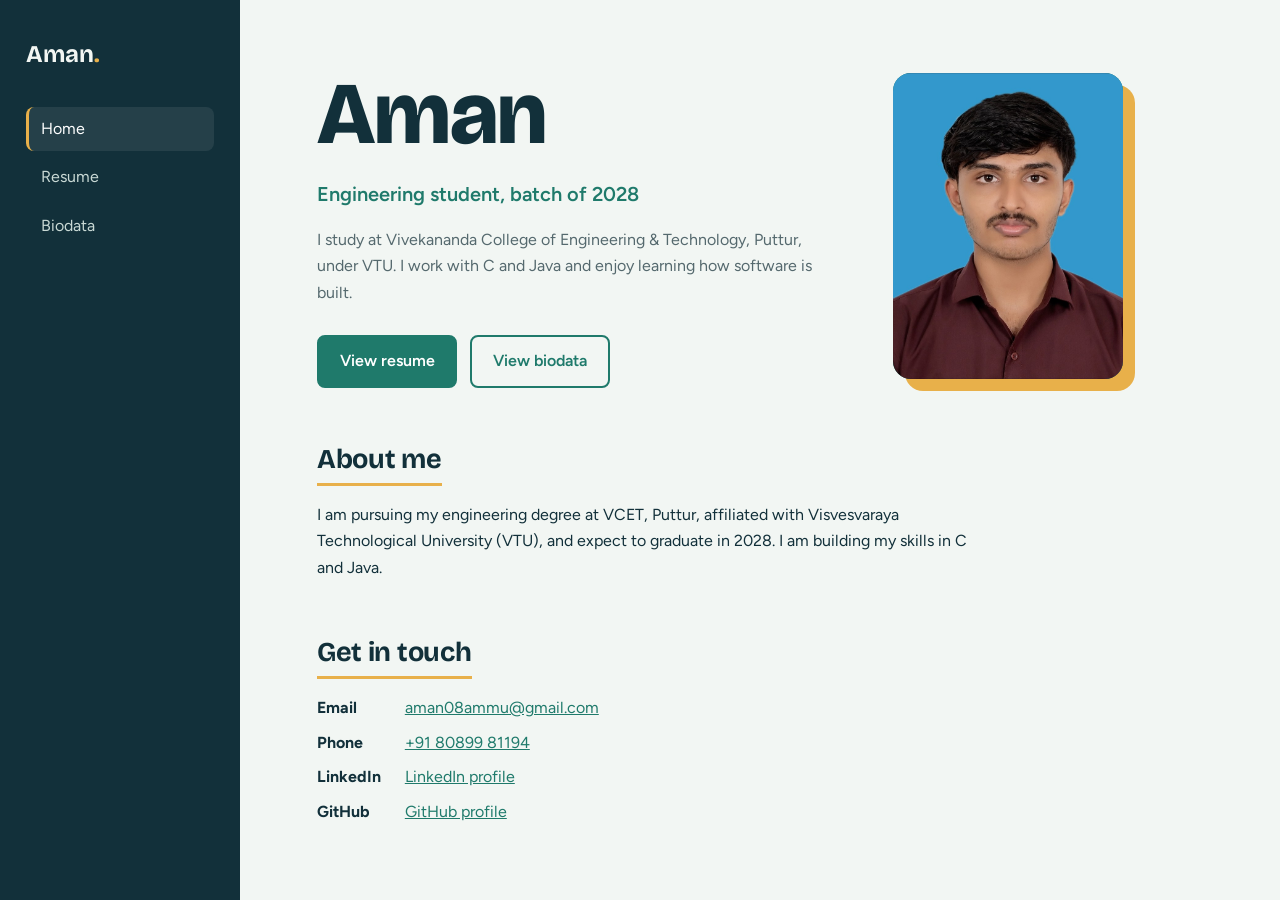
<file: index.html>
<!DOCTYPE html>
<html lang="en"><head><meta charset="utf-8"><meta name="viewport" content="width=device-width, initial-scale=1">
<title>Aman | Home</title><meta name="description" content="Portfolio of Aman, engineering student at VCET Puttur.">
<link rel="preconnect" href="https://fonts.googleapis.com"><link rel="preconnect" href="https://fonts.gstatic.com" crossorigin>
<link href="https://fonts.googleapis.com/css2?family=Bricolage+Grotesque:wght@600;700;800&family=Figtree:wght@400;600&display=swap" rel="stylesheet">
<link rel="stylesheet" href="style.css"></head><body>
<aside class="side"><a class="brand" href="index.html">Aman<span>.</span></a>
<nav aria-label="Main"><a href="index.html" aria-current="page">Home</a><a href="resume.html">Resume</a><a href="biodata.html">Biodata</a></nav></aside>
<main>
<div class="hero"><div>
<h1>Aman</h1>
<p class="role">Engineering student, batch of 2028</p>
<p>I study at Vivekananda College of Engineering &amp; Technology, Puttur, under VTU. I work with C and Java and enjoy learning how software is built.</p>
<div class="btns"><a class="btn" href="resume.html">View resume</a><a class="btn alt" href="biodata.html">View biodata</a></div>
</div>
<!-- Put your photo in this folder as profile.jpg -->
<div class="avatar" aria-label="Profile photo of Aman">A<img src="profile.jpg" alt="Aman" onerror="this.remove()"></div></div>
<section><h2>About me</h2><p>I am pursuing my engineering degree at VCET, Puttur, affiliated with Visvesvaraya Technological University (VTU), and expect to graduate in 2028. I am building my skills in C and Java.</p></section>
<section><h2>Get in touch</h2><ul class="contact">
<li><b>Email</b><a href="mailto:aman08ammu@gmail.com">aman08ammu@gmail.com</a></li>
<li><b>Phone</b><a href="tel:+918089981194">+91 80899 81194</a></li>
<li><b>LinkedIn</b><a href="https://www.linkedin.com/in/aman-suvarna-1784b432a/">LinkedIn profile</a></li>
<li><b>GitHub</b><a href="https://github.com/Amansuvarna">GitHub profile</a></li></ul></section>
</main></body></html>
</file>
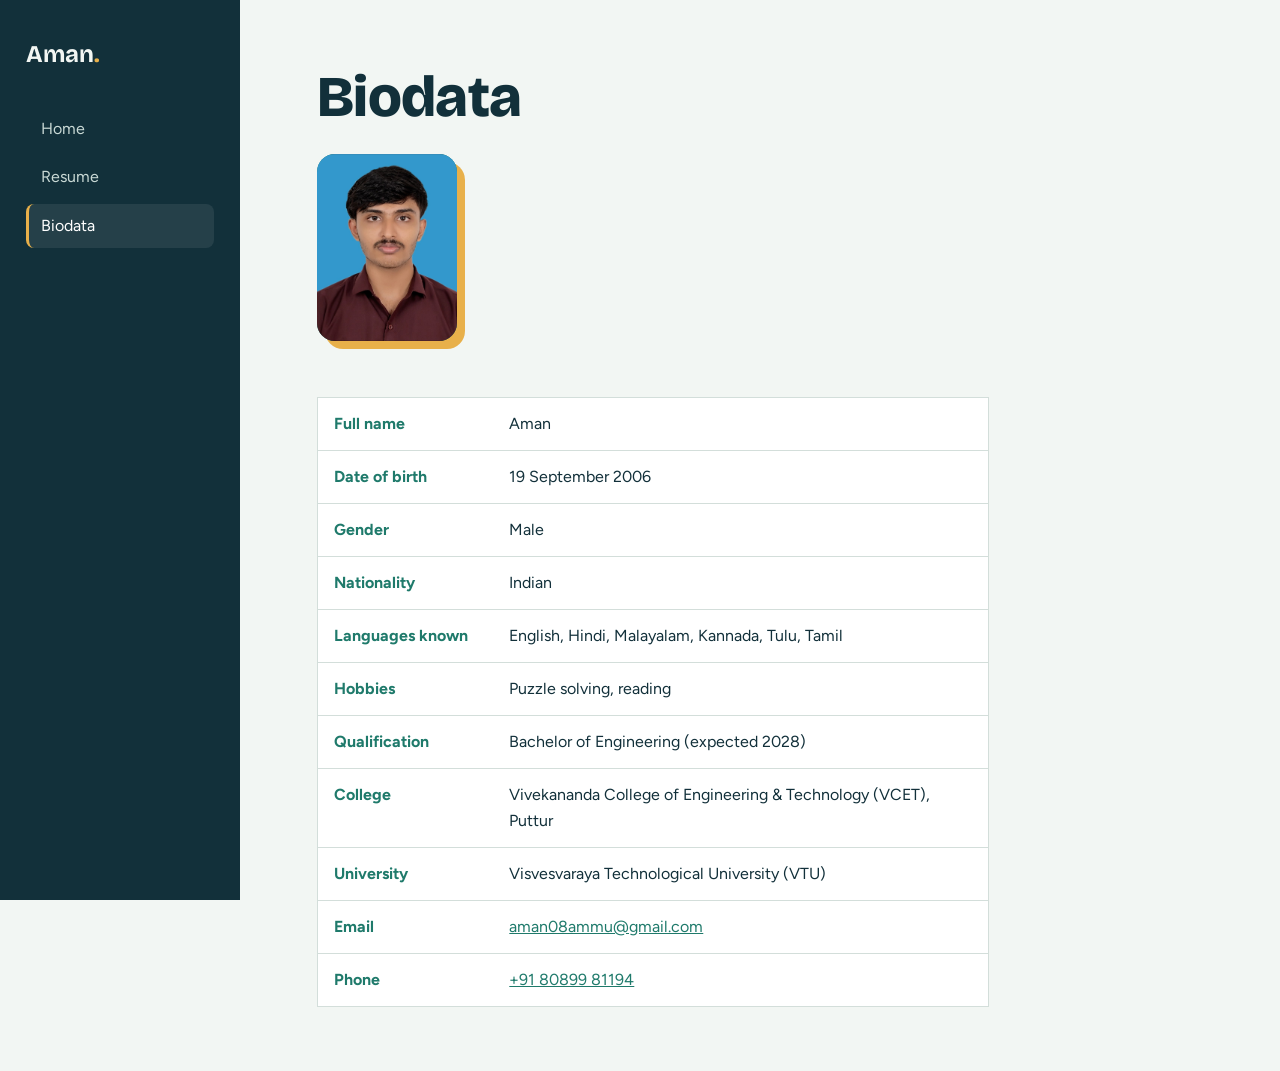
<file: biodata.html>
<!DOCTYPE html>
<html lang="en"><head><meta charset="utf-8"><meta name="viewport" content="width=device-width, initial-scale=1">
<title>Aman | Biodata</title><meta name="description" content="Biodata of Aman.">
<link rel="preconnect" href="https://fonts.googleapis.com"><link rel="preconnect" href="https://fonts.gstatic.com" crossorigin>
<link href="https://fonts.googleapis.com/css2?family=Bricolage+Grotesque:wght@600;700;800&family=Figtree:wght@400;600&display=swap" rel="stylesheet">
<link rel="stylesheet" href="style.css"></head><body>
<aside class="side"><a class="brand" href="index.html">Aman<span>.</span></a>
<nav aria-label="Main"><a href="index.html">Home</a><a href="resume.html">Resume</a><a href="biodata.html" aria-current="page">Biodata</a></nav></aside>
<main>
<h1 class="page-title">Biodata</h1>
<div class="avatar small" aria-label="Profile photo of Aman">A<img src="profile.jpg" alt="Aman" onerror="this.remove()"></div>
<section><table>
<tr><th>Full name</th><td>Aman</td></tr>
<tr><th>Date of birth</th><td>19 September 2006</td></tr>
<tr><th>Gender</th><td>Male</td></tr>
<tr><th>Nationality</th><td>Indian</td></tr>
<tr><th>Languages known</th><td>English, Hindi, Malayalam, Kannada, Tulu, Tamil</td></tr>
<tr><th>Hobbies</th><td>Puzzle solving, reading</td></tr>
<tr><th>Qualification</th><td>Bachelor of Engineering (expected 2028)</td></tr>
<tr><th>College</th><td>Vivekananda College of Engineering &amp; Technology (VCET), Puttur</td></tr>
<tr><th>University</th><td>Visvesvaraya Technological University (VTU)</td></tr>
<tr><th>Email</th><td><a href="mailto:aman08ammu@gmail.com">aman08ammu@gmail.com</a></td></tr>
<tr><th>Phone</th><td><a href="tel:+918089981194">+91 80899 81194</a></td></tr>
</table></section>
</main></body></html>
</file>
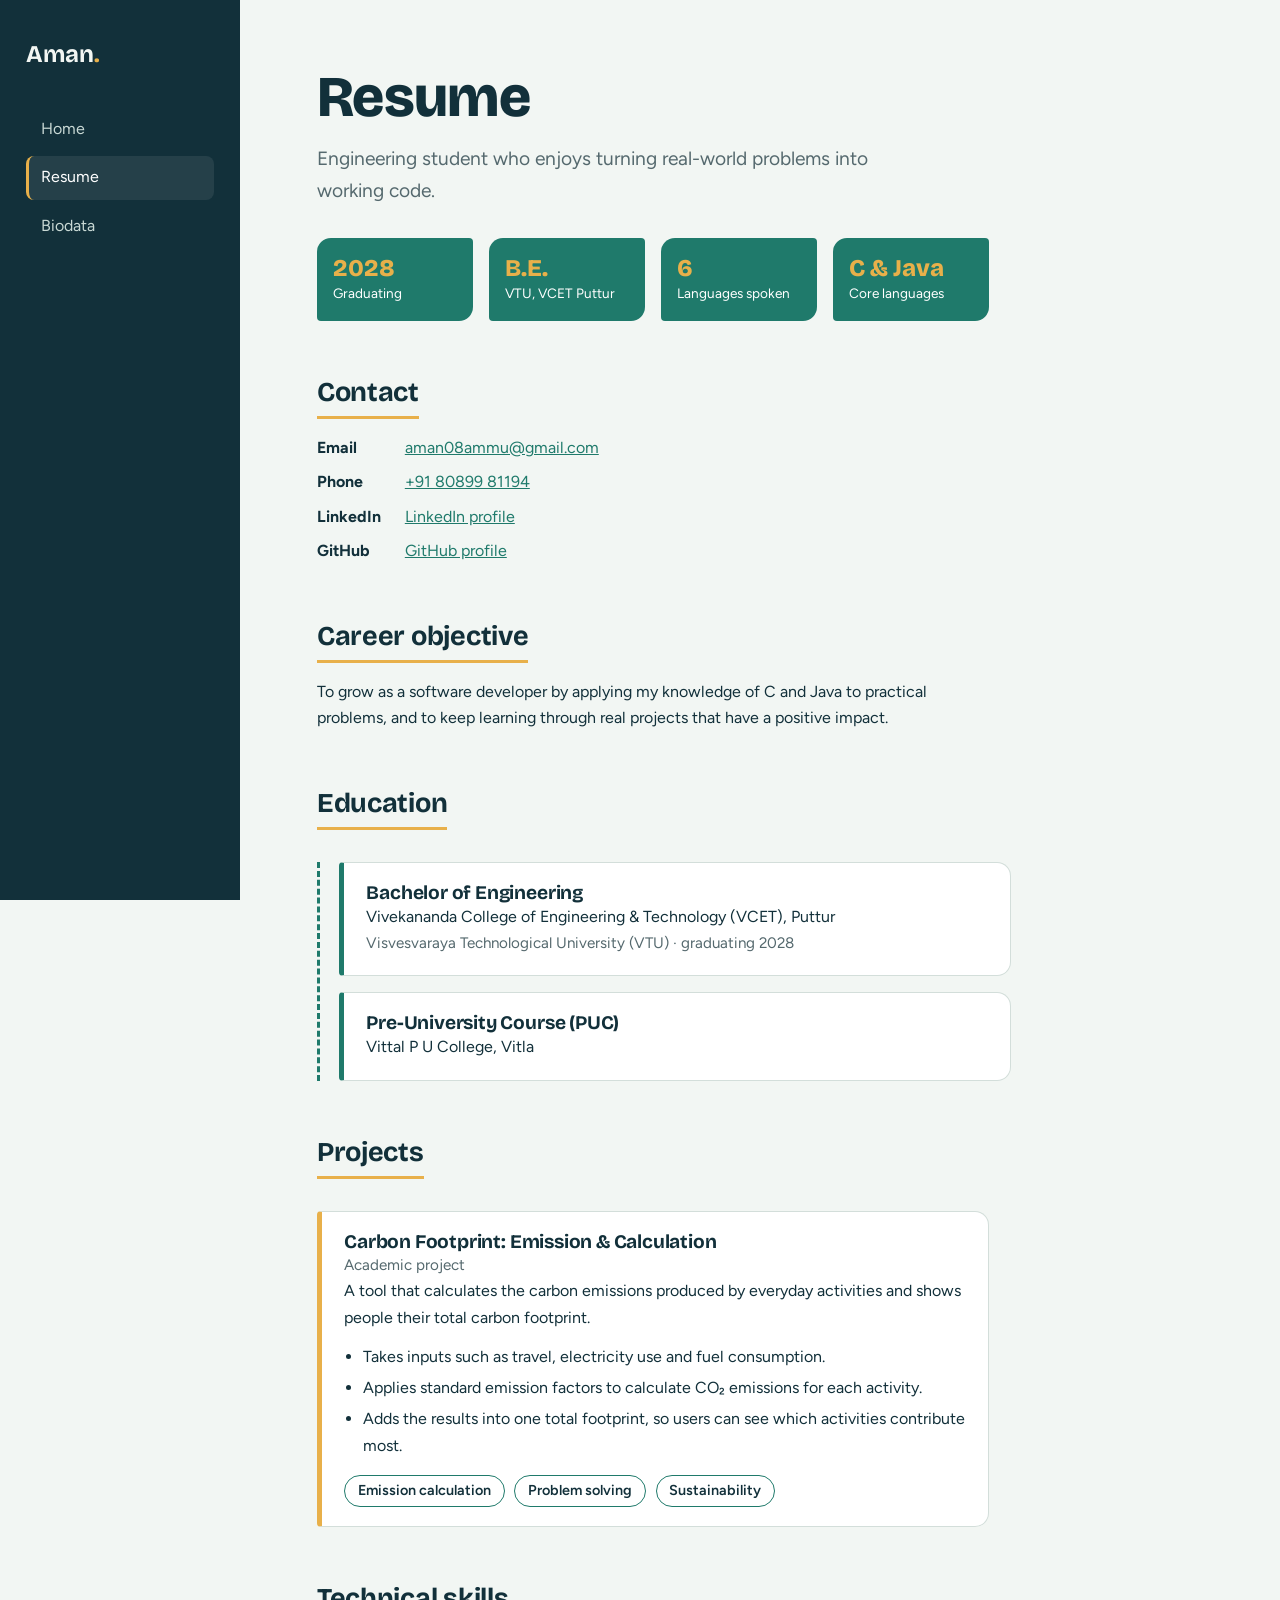
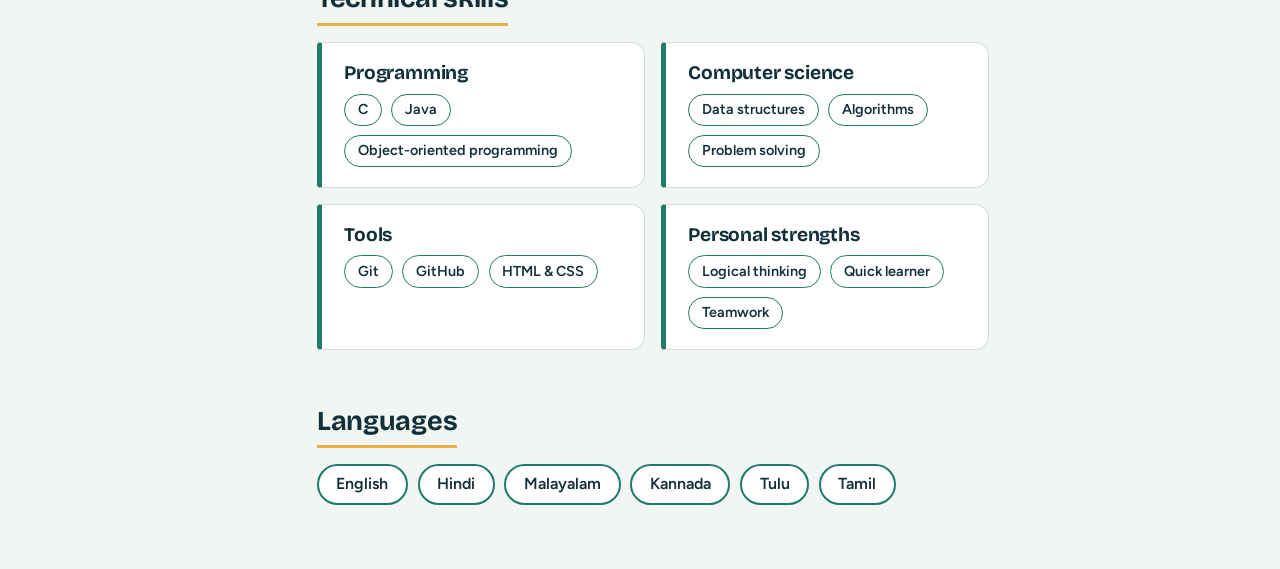
<file: resume.html>
<!DOCTYPE html>
<html lang="en"><head><meta charset="utf-8"><meta name="viewport" content="width=device-width, initial-scale=1">
<title>Aman | Resume</title><meta name="description" content="Resume of Aman.">
<link rel="preconnect" href="https://fonts.googleapis.com"><link rel="preconnect" href="https://fonts.gstatic.com" crossorigin>
<link href="https://fonts.googleapis.com/css2?family=Bricolage+Grotesque:wght@600;700;800&family=Figtree:wght@400;600&display=swap" rel="stylesheet">
<link rel="stylesheet" href="style.css"></head><body>
<aside class="side"><a class="brand" href="index.html">Aman<span>.</span></a>
<nav aria-label="Main"><a href="index.html">Home</a><a href="resume.html" aria-current="page">Resume</a><a href="biodata.html">Biodata</a></nav></aside>
<main>
<h1 class="page-title">Resume</h1>
<p class="lead">Engineering student who enjoys turning real-world problems into working code.</p>
<div class="facts">
<div><b>2028</b><span>Graduating</span></div>
<div><b>B.E.</b><span>VTU, VCET Puttur</span></div>
<div><b>6</b><span>Languages spoken</span></div>
<div><b>C &amp; Java</b><span>Core languages</span></div>
</div>
<section><h2>Contact</h2><ul class="contact">
<li><b>Email</b><a href="mailto:aman08ammu@gmail.com">aman08ammu@gmail.com</a></li>
<li><b>Phone</b><a href="tel:+918089981194">+91 80899 81194</a></li>
<li><b>LinkedIn</b><a href="https://www.linkedin.com/in/aman-suvarna-1784b432a/">LinkedIn profile</a></li>
<li><b>GitHub</b><a href="https://github.com/Amansuvarna">GitHub profile</a></li></ul></section>
<section><h2>Career objective</h2><p>To grow as a software developer by applying my knowledge of C and Java to practical problems, and to keep learning through real projects that have a positive impact.</p></section>
<section><h2>Education</h2>
<div class="timeline"><div class="item"><h3>Bachelor of Engineering</h3>
<p>Vivekananda College of Engineering &amp; Technology (VCET), Puttur</p>
<p class="meta">Visvesvaraya Technological University (VTU) &middot; graduating 2028</p></div>
<div class="item"><h3>Pre-University Course (PUC)</h3>
<p>Vittal P U College, Vitla</p></div></div></section>
<section><h2>Projects</h2>
<div class="item project"><h3>Carbon Footprint: Emission &amp; Calculation</h3>
<p class="meta">Academic project</p>
<p>A tool that calculates the carbon emissions produced by everyday activities and shows people their total carbon footprint.</p>
<ul class="points">
<li>Takes inputs such as travel, electricity use and fuel consumption.</li>
<li>Applies standard emission factors to calculate CO&#8322; emissions for each activity.</li>
<li>Adds the results into one total footprint, so users can see which activities contribute most.</li>
</ul>
<ul class="chips small"><li>Emission calculation</li><li>Problem solving</li><li>Sustainability</li></ul></div></section>
<section><h2>Technical skills</h2>
<div class="skillgrid">
<div class="item"><h3>Programming</h3><ul class="chips small"><li>C</li><li>Java</li><li>Object-oriented programming</li></ul></div>
<div class="item"><h3>Computer science</h3><ul class="chips small"><li>Data structures</li><li>Algorithms</li><li>Problem solving</li></ul></div>
<div class="item"><h3>Tools</h3><ul class="chips small"><li>Git</li><li>GitHub</li><li>HTML &amp; CSS</li></ul></div>
<div class="item"><h3>Personal strengths</h3><ul class="chips small"><li>Logical thinking</li><li>Quick learner</li><li>Teamwork</li></ul></div>
</div></section>
<section><h2>Languages</h2><ul class="chips"><li>English</li><li>Hindi</li><li>Malayalam</li><li>Kannada</li><li>Tulu</li><li>Tamil</li></ul></section>
</main></body></html>
</file>
<file: style.css>
:root{--paper:#F2F6F3;--ink:#12303A;--teal:#1F7A6B;--gold:#E8B04A;--muted:#55696E;--card:#FFFFFF;--line:#D3DEDA}
@media (prefers-color-scheme:dark){:root{--paper:#0E1E24;--ink:#E7F0ED;--teal:#5CC2AE;--gold:#E8B04A;--muted:#9DB3B0;--card:#14292F;--line:#24404A}}
*{box-sizing:border-box;margin:0;padding:0}
html{scroll-behavior:smooth}
body{font-family:'Figtree',system-ui,sans-serif;background:var(--paper);color:var(--ink);line-height:1.65;display:grid;grid-template-columns:240px 1fr;min-height:100vh}
h1,h2,h3{font-family:'Bricolage Grotesque','Figtree',sans-serif;line-height:1.15;letter-spacing:-.01em}
a{color:var(--teal)}
a:focus-visible,button:focus-visible{outline:3px solid var(--gold);outline-offset:3px}
.side{position:sticky;top:0;height:100vh;background:var(--ink);color:#F2F6F3;padding:2.2rem 1.6rem;display:flex;flex-direction:column;gap:2rem}
@media (prefers-color-scheme:dark){.side{background:#091418}}
.brand{font-family:'Bricolage Grotesque',sans-serif;font-size:1.5rem;font-weight:700;color:#F2F6F3;text-decoration:none}
.brand span{color:var(--gold)}
.side nav{display:flex;flex-direction:column;gap:.3rem}
.side nav a{color:#C9D9D5;text-decoration:none;padding:.55rem .8rem;border-radius:8px;border-left:3px solid transparent}
.side nav a:hover{color:#fff}
.side nav a[aria-current=page]{color:#fff;background:rgba(255,255,255,.08);border-left-color:var(--gold)}
main{padding:4rem min(6vw,5rem);max-width:60rem;width:100%}
.hero{display:grid;grid-template-columns:1fr 230px;gap:3rem;align-items:center}
.hero h1{font-size:clamp(3rem,8vw,5.5rem);font-weight:800}
.hero .role{font-size:1.25rem;color:var(--teal);font-weight:600;margin:.8rem 0 1rem}
.hero p{max-width:34rem;color:var(--muted)}
.avatar{width:230px;aspect-ratio:3/4;border-radius:18px;background:var(--teal);color:#fff;display:grid;place-items:center;font:800 6rem 'Bricolage Grotesque',sans-serif;position:relative;overflow:hidden;box-shadow:12px 12px 0 var(--gold)}
.avatar img{position:absolute;inset:0;width:100%;height:100%;object-fit:cover;object-position:center top}
.btns{display:flex;gap:.8rem;flex-wrap:wrap;margin-top:1.8rem}
.btn{display:inline-block;padding:.7rem 1.3rem;border-radius:8px;font-weight:600;text-decoration:none;background:var(--teal);color:#fff;border:2px solid var(--teal)}
.btn.alt{background:transparent;color:var(--teal)}
.btn:hover{background:var(--gold);border-color:var(--gold);color:#12303A}
section{margin-top:3.5rem}
section h2{font-size:1.7rem;margin-bottom:1rem;padding-bottom:.5rem;border-bottom:3px solid var(--gold);display:inline-block}
section p,section li{max-width:42rem}
.page-title{font-size:clamp(2.4rem,6vw,3.6rem);font-weight:800}
.item{background:var(--card);border:1px solid var(--line);border-left:5px solid var(--teal);padding:1.2rem 1.4rem;border-radius:4px 14px 14px 4px;margin-top:1rem;max-width:42rem}
.item h3{font-size:1.2rem}.item .meta{color:var(--muted);font-size:.95rem}
.chips{display:flex;flex-wrap:wrap;gap:.6rem;list-style:none}
.chips li{background:var(--card);border:2px solid var(--teal);border-radius:999px;padding:.35rem 1.1rem;font-weight:600}
.contact{list-style:none;display:grid;gap:.5rem}
.contact b{display:inline-block;min-width:5.5rem}
table{border-collapse:collapse;width:100%;max-width:42rem;background:var(--card);border:1px solid var(--line)}
th,td{text-align:left;padding:.8rem 1rem;border-bottom:1px solid var(--line);vertical-align:top}
th{width:11rem;color:var(--teal)}
footer{margin-top:4rem;color:var(--muted);font-size:.9rem}
@media (max-width:820px){
body{grid-template-columns:1fr}
.side{position:static;height:auto;flex-direction:row;align-items:center;justify-content:space-between;flex-wrap:wrap;padding:1rem 1.2rem;gap:.6rem}
.side nav{flex-direction:row}
.side nav a{padding:.4rem .7rem;border-left:0;border-bottom:3px solid transparent;border-radius:0}
.side nav a[aria-current=page]{background:none;border-bottom-color:var(--gold)}
main{padding:2.2rem 1.3rem}
.hero{grid-template-columns:1fr}.avatar{width:180px;order:-1;font-size:4.5rem}
}
@media (prefers-reduced-motion:reduce){html{scroll-behavior:auto}}
.avatar.small{width:140px;font-size:4rem;margin-top:1.5rem;box-shadow:8px 8px 0 var(--gold)}
.lead{font-size:1.2rem;color:var(--muted);max-width:36rem;margin-top:.8rem}
.facts{display:grid;grid-template-columns:repeat(4,1fr);gap:1rem;margin-top:2rem;max-width:42rem}
.facts div{background:var(--teal);color:#fff;padding:1rem;border-radius:14px 4px 14px 4px;display:flex;flex-direction:column}
.facts b{font:800 1.5rem 'Bricolage Grotesque',sans-serif;color:var(--gold)}
.facts span{font-size:.85rem}
.timeline{border-left:3px dashed var(--teal);padding-left:1.2rem;margin-top:.5rem}
.project{border-left-color:var(--gold)}
.points{margin:.8rem 0 1rem 1.2rem}
.points li{margin-bottom:.3rem}
.chips.small li{font-size:.9rem;padding:.2rem .8rem;border-width:1.5px}
.skillgrid{display:grid;grid-template-columns:repeat(2,1fr);gap:1rem;max-width:42rem}
.skillgrid .item{margin-top:0}
.skillgrid .item h3{margin-bottom:.6rem}
@media (max-width:820px){.facts{grid-template-columns:repeat(2,1fr)}.skillgrid{grid-template-columns:1fr}}
</file>
